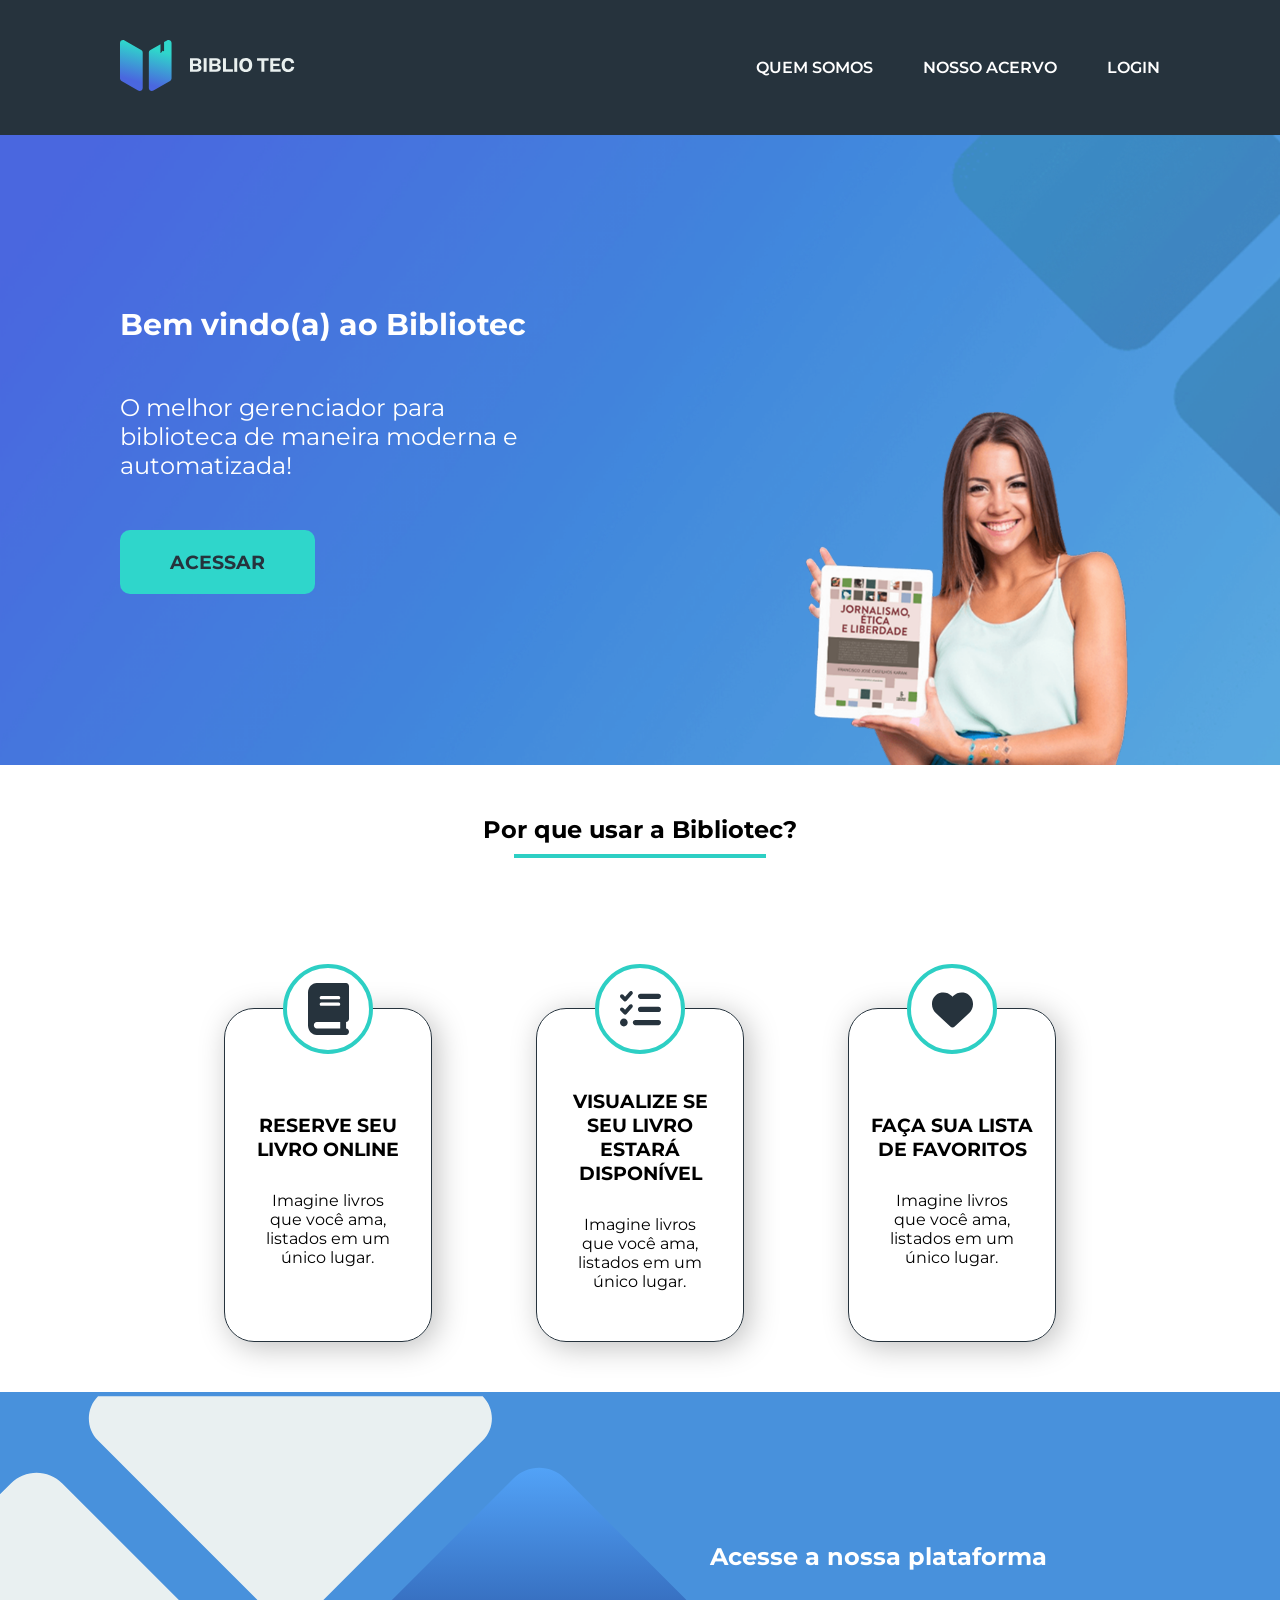
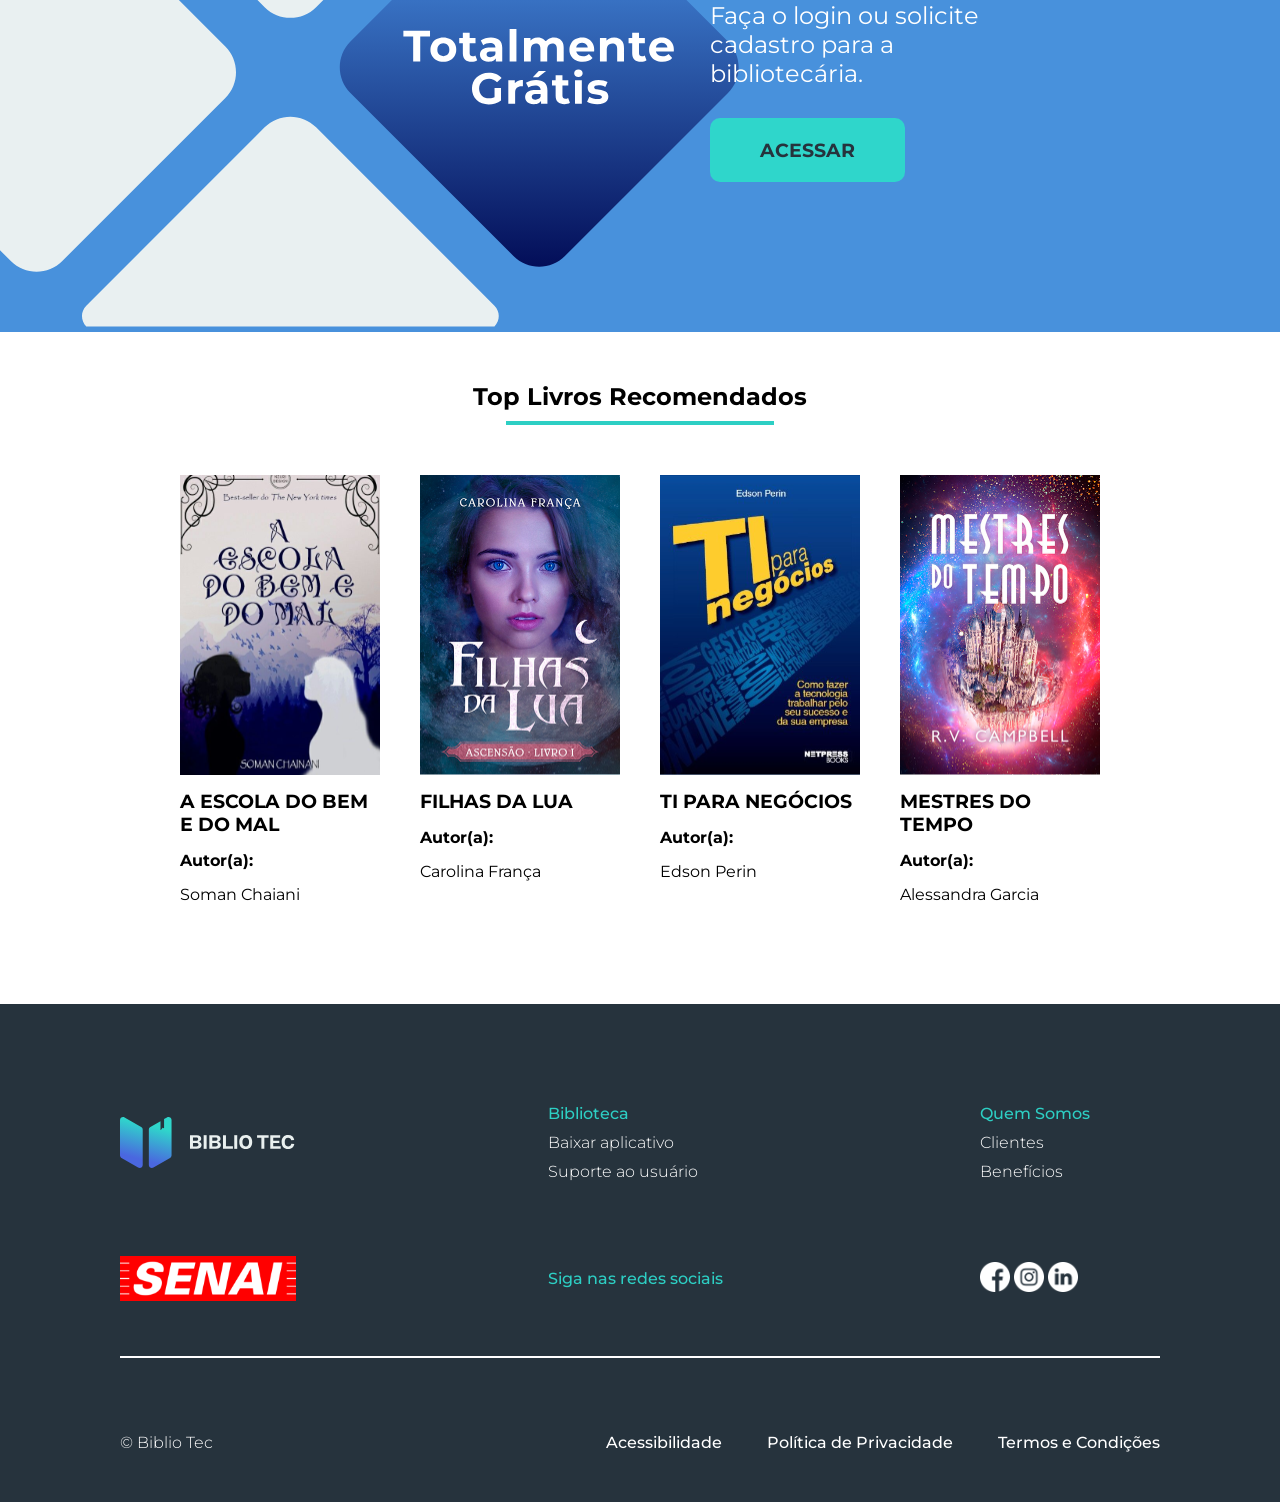
<file: home/index.html>
<!DOCTYPE html>
<html lang="pt-br">
<head>
    <meta charset="UTF-8">
    <meta name="viewport" content="width=device-width, initial-scale=1.0">
    <title>Bibliotec</title>
    <link rel="stylesheet" href="../styles/global.css">
    <link rel="stylesheet" href="style.css">
    <link rel="shortcut icon" href="../imgs/Icone - Bibliotec.png" type="image/x-icon">
</head>
<body>
    <header class="cabecalho">
        <a href="">
            <img src="../imgs/Logo Horizontal - branca.svg" alt="Logo do sistema Bibliotec.">
        </a>

        <nav class="navegacao">
            <a href="#quem-somos">quem somos</a>
            <a href="#acervo">nosso acervo</a>
            <a href="../login/index.html">login</a>
        </nav>
    </header>

    <main class="conteudo">
        <section class="banner-principal">
            <div class="texto-banner">
                <h1>Bem vindo(a) ao Bibliotec</h1>
                <p>O melhor gerenciador para biblioteca de maneira moderna e automatizada!</p>
                <a href="" class="botao-acessar">Acessar</a>
            </div>
            <img src="../imgs/img-mulher.png" alt="Imagem de uma mulher segurando uma revista">
        </section>

        <section class="por-que-usar" id="quem-somos">
            <div class="titulo-secao">
                <h2>Por que usar a Bibliotec?</h2>
                <hr class="linha"></hr>
            </div>

            <div class="lista-beneficios">
                <article class="card">
                    <div class="card-icon">
                        <img src="../imgs/icone-livro-home.svg" alt="">
                    </div>

                    <h3>Reserve seu livro online</h3>

                    <p>Imagine livros que você ama, listados em um único lugar.</p>
                </article>

                <article class="card">
                    <div class="card-icon">
                        <img src="../imgs/icone-lista-home.svg" alt="">
                    </div>

                    <h3>Visualize se seu livro estará disponível</h3>

                    <p>Imagine livros que você ama, listados em um único lugar.</p>
                </article>

                <article class="card">
                    <div class="card-icon">
                        <img src="../imgs/icone-coracao-home.svg" alt="">
                    </div>

                    <h3>Faça sua lista de favoritos</h3>

                    <p>Imagine livros que você ama, listados em um único lugar.</p>
                </article>
            </div>
        </section>

        <section class="banner-acessar" id="acesso">
            <div class="texto-banner">
                <h2>Acesse a nossa plataforma</h2>
                <p>Faça o login ou solicite cadastro para a bibliotecária.</p>
                <a href="" class="botao-acessar">Acessar</a>
            </div>
        </section>

        <section class="livros-recomendados">
            <div class="titulo-secao">
                <h2>Top Livros Recomendados</h2>
                <hr class="linha"></hr>
            </div>

            <div class="lista-livros">
                <div class="card-livro">
                    <img src="../imgs/livro-aescoladobememal.svg" alt="">
                    <h3>A ESCOLA DO BEM E DO MAL</h3>
                    <h4>Autor(a):</h4>
                    <p>Soman Chaiani</p>
                </div>
                
                <div class="card-livro">
                    <img src="../imgs/livro-filhasdalua.svg" alt="">
                    <h3>FILHAS DA LUA</h3>
                    <h4>Autor(a):</h4>
                    <p>Carolina França</p>
                </div>

                <div class="card-livro">
                    <img src="../imgs/livro-ti.svg" alt="">
                    <h3>TI PARA NEGÓCIOS</h3>
                    <h4>Autor(a):</h4>
                    <p>Edson Perin</p>
                </div>

                <div class="card-livro">
                    <img src="../imgs/livro-mestredotempo.svg" alt="">
                    <h3>MESTRES DO TEMPO</h3>
                    <h4>Autor(a):</h4>
                    <p>Alessandra Garcia</p>
                </div>
            </div>
        </section>
    </main>

    <footer class="rodape">
        <div class="linha-1">
            <img src="../imgs/Logo Horizontal - branca.svg" alt="">
            
            <div class="biblioteca">
                <span>Biblioteca</span>
                <p>Baixar aplicativo</p>
                <p>Suporte ao usuário</p>
            </div>
            <div class="quem-somos">
                <span>Quem Somos</span>
                <p>Clientes</p>
                <p>Benefícios</p>
            </div>
        </div>

        <div class="linha-2">
            <img src="../imgs/SENAI_São_Paulo_logo 1.svg" alt="">
            
            <span>Siga nas redes sociais</span>

            <div class="redes-sociais-icon">
                <img src="../imgs/icone-facebook.svg" alt="">
                <img src="../imgs/icone-instagram.svg" alt="">
                <img src="../imgs/icone-linkedin.svg" alt="">
            </div>
        </div>

        <div class="linha-3">
            <p>© Biblio Tec</p>

            <span>
                <p>Acessibilidade</p>
                <p>Política de Privacidade</p>
                <p>Termos e Condições</p>
            </div>
        </div>
    </footer>
</body>
</html>
</file>
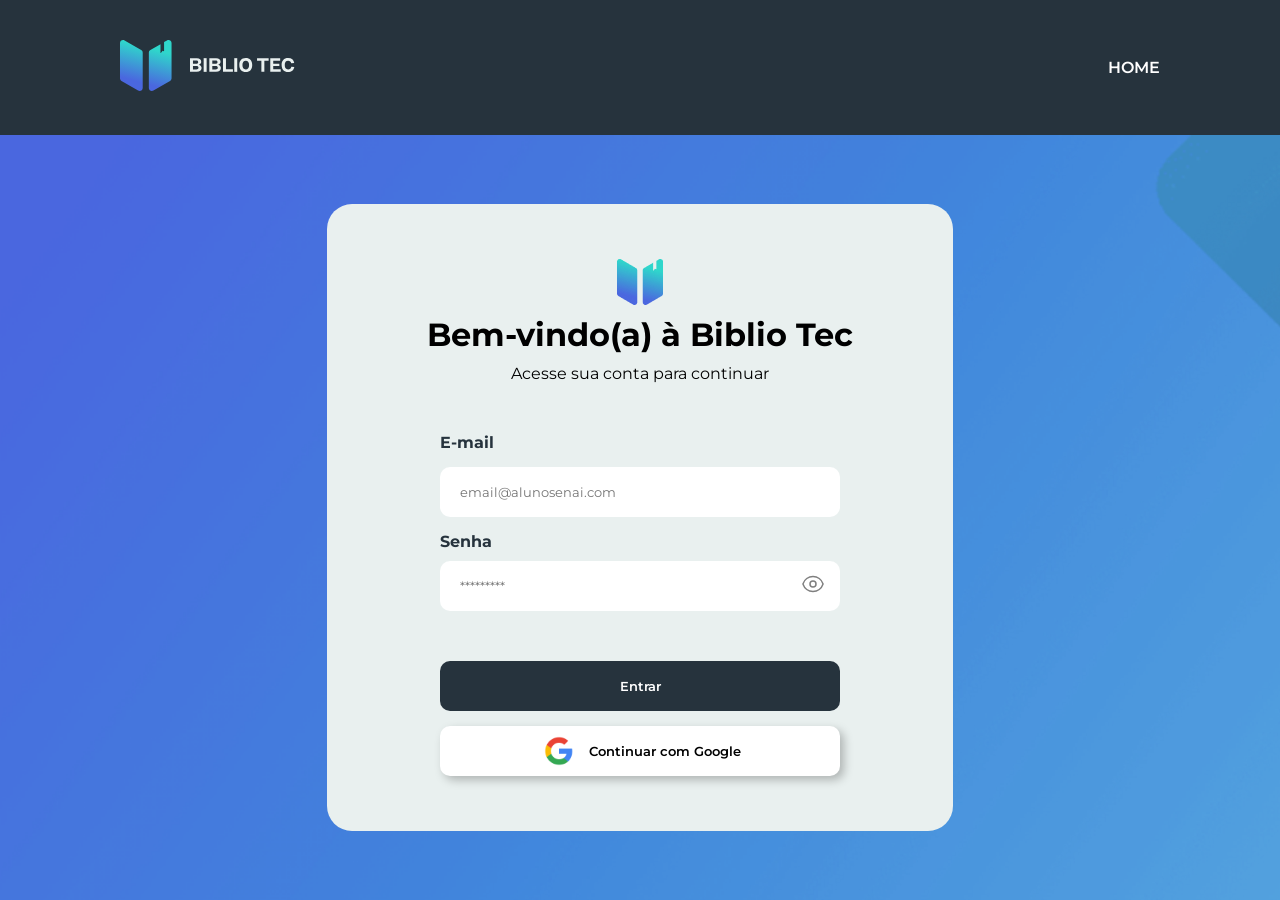
<file: login/index.html>
<!DOCTYPE html>
<html lang="pt-br">

<head>
    <meta charset="UTF-8">
    <meta name="viewport" content="width=device-width, initial-scale=1.0">
    <title>Bibliotec</title>
    <link rel="stylesheet" href="../styles/global.css">
    <link rel="stylesheet" href="style.css">
    <link rel="shortcut icon" href="../imgs/Icone - Bibliotec.png" type="image/x-icon">
</head>

<body>
    <header class="cabecalho">
        <a href="">
            <img src="../imgs/Logo Horizontal - branca.svg" alt="Logo do sistema Bibliotec.">
        </a>

        <nav class="navegacao">
            <a href="../home/index.html">Home</a>
        </nav>
    </header>

    <main class="conteudo">
        <div class="box-login">
            <div class="itens-topo">
                <img src="../imgs/Icone - Bibliotec.png" alt="">
                <h1>Bem-vindo(a) à Biblio Tec</h1>
                <p>Acesse sua conta para continuar</p>
            </div>

            <div class="email-password">
                <label for="email">E-mail</label>
                <input type="email" id="email" placeholder="email@alunosenai.com">

                <div class="campo-senha">
                    <label for="senha">Senha</label>
                    <input type="password" id="senha" placeholder="*********">

                    <svg xmlns="http://www.w3.org/2000/svg" fill="none" viewBox="0 0 24 24" stroke-width="1.5"
                        stroke="#7F7F7F" class="size-6" id="mostrar-senha">
                        <path stroke-linecap="round" stroke-linejoin="round"
                            d="M2.036 12.322a1.012 1.012 0 0 1 0-.639C3.423 7.51 7.36 4.5 12 4.5c4.638 0 8.573 3.007 9.963 7.178.07.207.07.431 0 .639C20.577 16.49 16.64 19.5 12 19.5c-4.638 0-8.573-3.007-9.963-7.178Z" />
                        <path stroke-linecap="round" stroke-linejoin="round" d="M15 12a3 3 0 1 1-6 0 3 3 0 0 1 6 0Z" />
                    </svg>
                </div>

            </div>

            <div class="btns">
                <button type="submit" class="btn-entrar">Entrar</button>

                <div class="btn-google">
                    <img src="../imgs/google-logo.webp" alt="">
                    <button>Continuar com Google</button>
                </div>
            </div>
        </div>
    </main>
    <script src="script.js"></script>
</body>

</html>
</file>
<file: styles/global.css>
@import url('https://fonts.googleapis.com/css2?family=Montserrat:ital,wght@0,100..900;1,100..900&display=swap');

* {
    margin: 0;
    padding: 0;
    box-sizing: border-box;
    font-family: "Montserrat", sans-serif;
}

:root {
    --azul-escuro: #26333D;
    --texto: #26333D;
    --branco: #FFF;
    --cor-destaque: #2FD6CB;
    --radius-card: 10px;
    --radius-botao: 10px;
}

body {
    background-color: var(--branco);
}

html {
    scroll-behavior: smooth;
}
</file>
<file: home/style.css>
.cabecalho {
    display: flex;
    flex-direction: row;
    align-items: center;
    justify-content: space-between;
    height: 15vh;
    width: auto;
    background-color: var(--azul-escuro);
    padding: 25px 120px;
}

.navegacao {
    display: flex;
    gap: 50px;
}

.navegacao a {
    color: #FFF;
    font-weight: bold;
    text-decoration: none;
    font-size: 1em;
    font-weight: 600;
    text-transform: uppercase;
}

/* BANNER PRINCIPAL */

h1 {
    font-size: 30px;
}

.banner-principal {
    display: flex;
    align-items: center;
    justify-content: space-between;
    padding: 0px 120px;
    height: 70vh;
    background-image: url(../imgs/banner-principal-home.png);
    background-size: cover;
    color: #FFF;
}

.banner-principal .texto-banner {
    height: 100%;
    display: flex;
    flex-direction: column;
    justify-content: center;
    align-items: flex-start;
    gap: 50px;
}

.banner-principal img {
    align-self: flex-end;
    width: 35%;
}

.texto-banner p {
    font-size: 1.5em;
    width: 60%;
}

.texto-banner .botao-acessar {
    background-color: var(--cor-destaque);
    text-decoration: none;
    font-size: 1.2em;
    font-weight: 700;
    color: var(--texto);
    padding: 20px 50px;
    border-radius: var(--radius-botao);
    text-align: center;
    transition: 0.2s;
    text-transform: uppercase;
}

.texto-banner .botao-acessar:hover {
    background-color: #2dcfc4;
    transition: 0.2s;
}

/* POR QUE USAR */

.por-que-usar {
    display: flex;
    flex-direction: column;
    align-items: center;
    justify-content: space-between;
    gap: 100px;
    background-color: #FFF;
    padding: 0px 120px 50px;
}

.titulo-secao {
    display: flex;
    flex-direction: column;
    align-items: center;
    gap: 10px;
    margin: 50px 0px;
}

.titulo-secao h2 {
    font-size: 1.5em;
}

.linha {
    width: 80%;
    height: 4px;
    background-color: #2dcfc4;
    border: none;
}

.lista-beneficios {
    display: grid;
    grid-template-columns: repeat(3, 20%);
    gap: 10%;
    justify-content: center;
}

.card {
    display: flex;
    flex-direction: column;
    align-items: center;
    justify-content: center;
    padding: 80px 20px 50px;
    border: 1px solid var(--azul-escuro);
    border-radius: 30px;
    box-shadow: 5px 5px 30px rgba(0, 0, 0, 0.25);
    text-align: center;
    position: relative;
}

.card img {
    width: 50%;
}

.card h3 {
    font-size: 1.2em;
    margin-bottom: 30px;
    text-transform: uppercase;
}

.card-icon {
    display: grid;
    place-items: center;
    border: 4px solid #2dcfc4;
    background-color: #FFF;
    width: 90px;
    height:90px;
    border-radius: 50%;
    position: absolute;
    top: -45px;
    left: 50%;
    transform: translateX(-50%);
}

.card p {
    font-size: 1em;
    width: 80%;
}

.banner-acessar {
    height: 60vh;
    background-image: url(../imgs/Banner\ centro.svg);
    background-size: cover;
    display: flex;
    justify-content: flex-end;
    background-position: center;
    align-items: center;
    padding: 0 120px;
    color: #FFF;
}

.banner-acessar .texto-banner {
    display: flex;
    flex-direction: column;
    align-items: flex-start;
    gap: 30px;
    max-width: 450px;
}

.livros-recomendados {
    display: flex;
    flex-direction: column;
    align-items: center;
    justify-content: center;
}

.lista-livros {
    display: flex;
    flex-direction: row;
    justify-content: space-around;
    gap: 40px;
}

.card-livro {
    display: flex;
    flex-direction: column;
    gap: 15px;
    width: 200px;
}

.card-livro img {
    height: 300px;
    width: 200px;
    object-fit: cover;
}

.rodape {
    display: flex;
    background-color: var(--azul-escuro);
    height: auto;
    margin-top: 100px;
    flex-direction: column;
    gap: 75px;
    padding: 100px 120px 50px;
    font-weight: 300;
}

.rodape div span {
    color: #2dcfc4;
    font-weight: 500;
}

.rodape div p {
    color: #FFF;
}

.rodape > div {
    display: flex;
    flex-direction: row;
    justify-content: space-between;
    align-items: center;
}

.linha-2 {
    padding-bottom: 55px;
    border-bottom: 2px solid #FFF;
}

.linha-2 span, .linha-1 .biblioteca {
    width: 180px;
}

.biblioteca, .quem-somos {
    display: flex;
    flex-direction: column;
    gap: 10px;
}

.biblioteca p:hover, .quem-somos p:hover {
    cursor: pointer;
    text-decoration: underline;
}

.linha-2 .redes-sociais-icon, .linha-1 .quem-somos {
    width: 180px;
}

.redes-sociais-icon {
    cursor: pointer;
}

.linha-3 span {
    display: flex;
    flex-direction: row;
    gap: 45px;
}

.linha-3 span p:hover {
    cursor: pointer;
    text-decoration: underline;
}
</file>
<file: login/style.css>
.cabecalho {
    display: flex;
    flex-direction: row;
    align-items: center;
    justify-content: space-between;
    height: 15vh;
    width: auto;
    background-color: var(--azul-escuro);
    padding: 25px 120px;
}

.navegacao {
    display: flex;
    gap: 50px;
}

.navegacao a {
    color: #FFF;
    font-weight: bold;
    text-decoration: none;
    font-size: 1em;
    font-weight: 600;
    text-transform: uppercase;
}

.conteudo {
    min-height: 85vh;
    background-image: url(../imgs/banner-principal-home.png);
    background-size: cover;
    display: flex;
    justify-content: center;
    align-items: center;
    padding-bottom: 50px;
}

.box-login {
    display: flex;
    flex-direction: column;
    justify-content: flex-start;
    margin-top: 50px;
    padding: 55px 100px;
    gap: 50px;
    align-items: center;
    height: auto;
    background-color: #E9F0EF;
    border-radius: 25px;
}

.itens-topo {
    display: flex;
    flex-direction: column;
    align-items: center;
    gap: 10px;
}

label {
    font-weight: bold;
    color: #26333D  ;
}

.email-password {
    display: flex;
    flex-direction: column;
    gap: 15px;
}

.email-password input {
    padding-left: 20px;
    padding-right: 40px;
    outline: none;
}

.campo-senha {
    display: flex;
    flex-direction: column;
    gap: 10px;
    position: relative;
}

.campo-senha svg {
    height: 24px;
    position: absolute;
    right: 15px;
    top: 40px;
    cursor: pointer;
}

input, .btn-google, .btn-entrar {
    width: 400px;
    height: 50px;
    border: none;
    border-radius: 10px;
}

.btns {
    display: flex;
    flex-direction: column;
    gap: 15px;
    cursor: pointer;
}

.btn-entrar {
    background-color: #26333D;
    color: #FFF;
    font-weight: 600;
    cursor: pointer;
}

.btn-entrar:hover {
    background-color: #1e2830;
}

.btn-google {
    display: flex;
    justify-content: center;
    align-items: center;
    background-color: #FFF;
    box-shadow: 4px 4px 10px rgba(0, 0, 0, 0.25);
    gap: 10px;
}

.btn-google:hover {
    background-color: #f5f5f5;
}

.btn-google button {
    border: none;
    background-color: transparent;
    font-weight: 600;
}

.btn-google a {
    text-decoration: none;
    font-weight: 600;
    color: #26333D;
}

.btn-google img {
    transform: scale(0.75);
}
</file>
